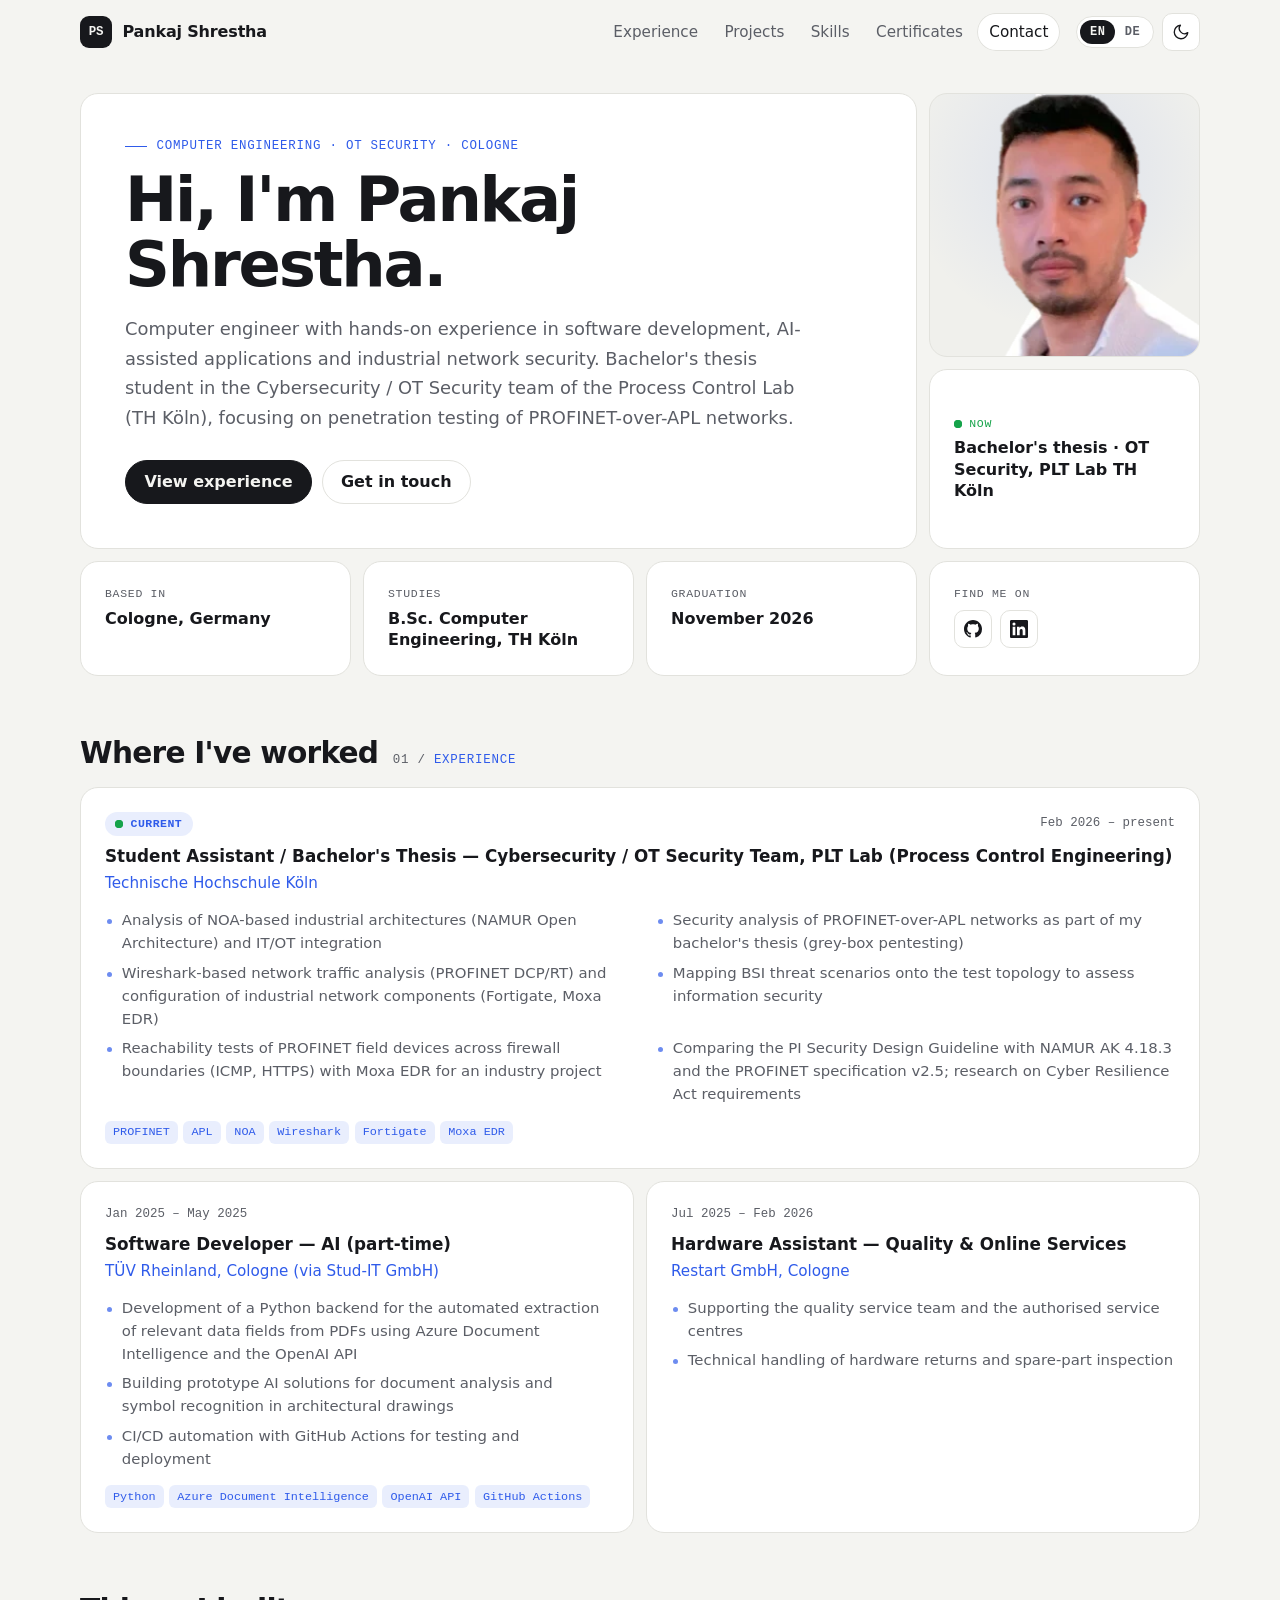
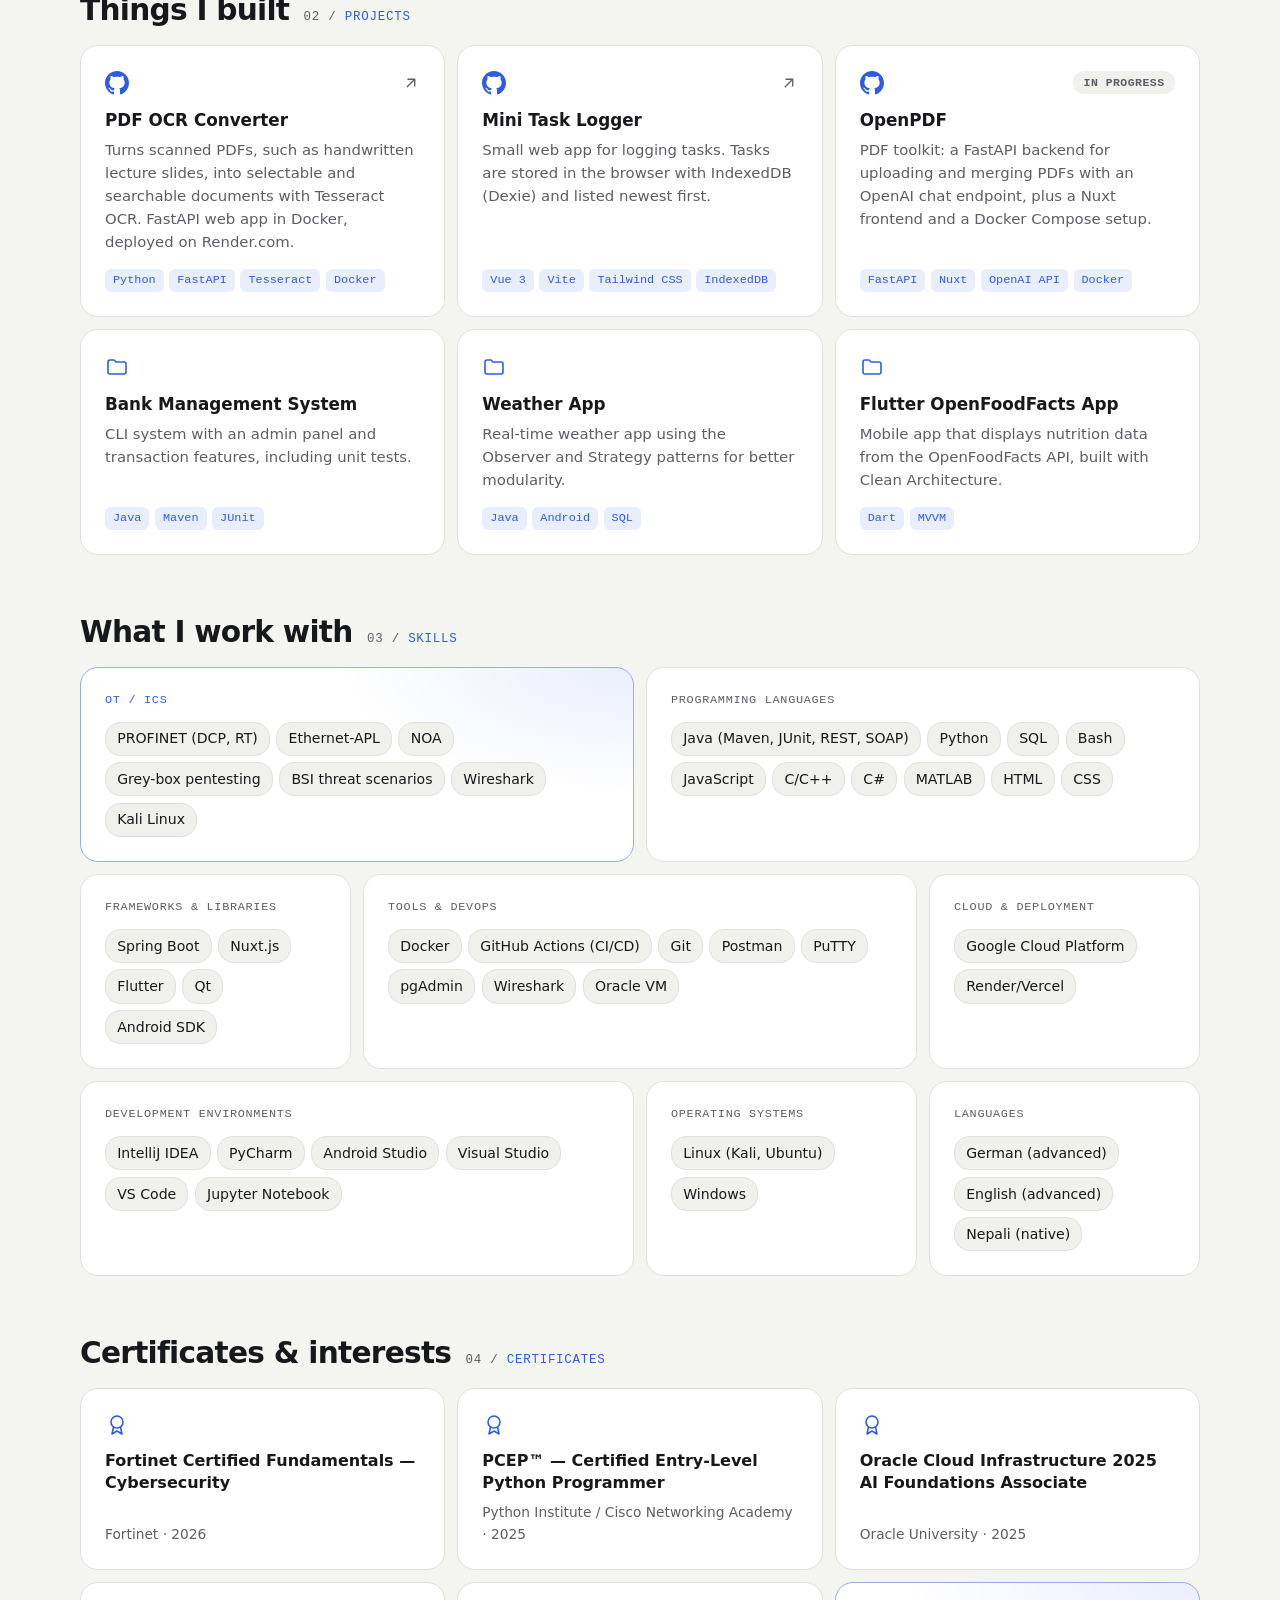
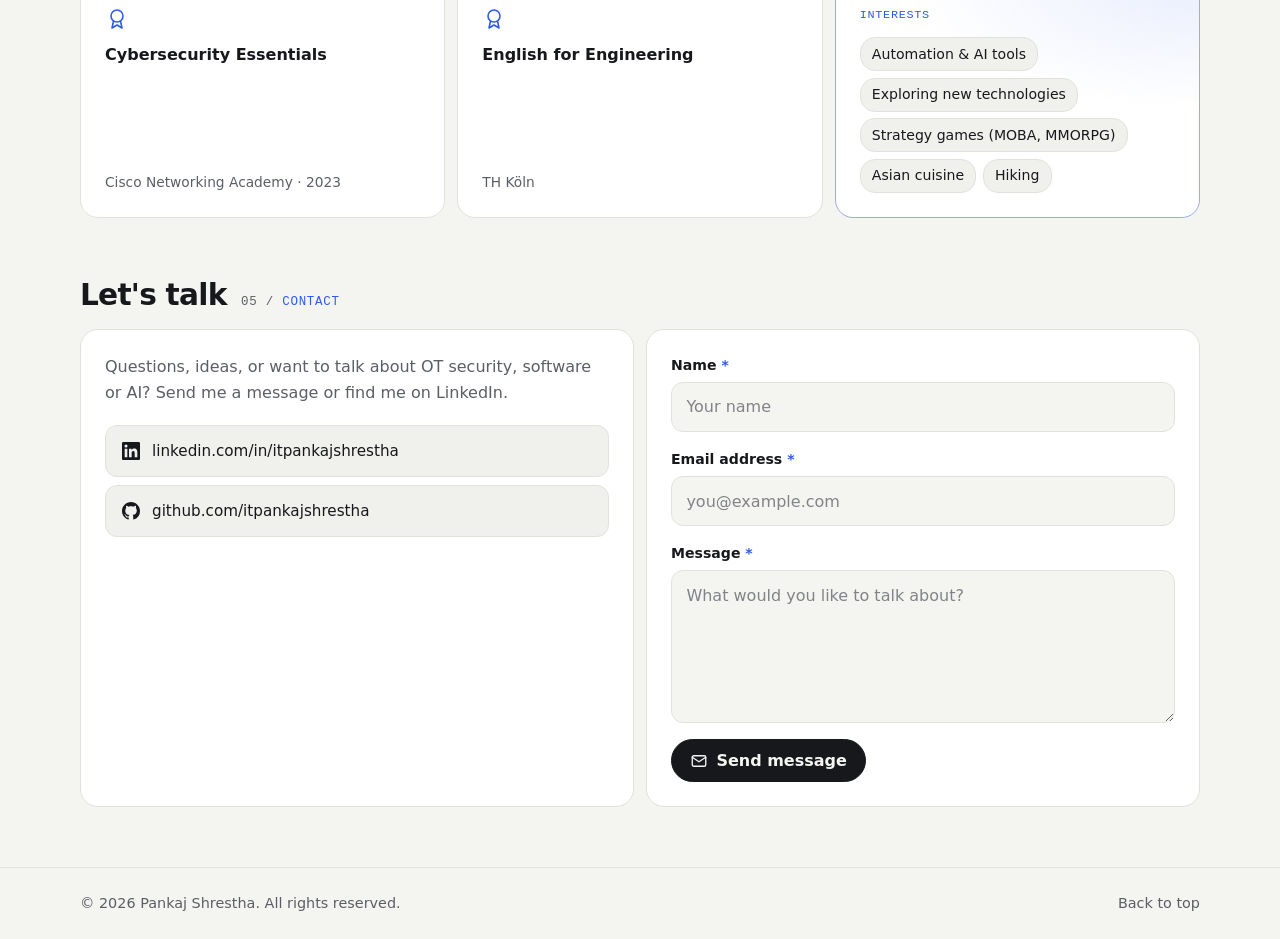
<file: index.html>
<!DOCTYPE html>
<html lang="en">
<head>
    <meta charset="UTF-8">
    <meta name="viewport" content="width=device-width, initial-scale=1">
    <title>Pankaj Shrestha — Computer Engineering &amp; OT Security</title>
    <meta name="description" content="Pankaj Shrestha: computer engineer with hands-on experience in software development, AI-assisted applications and industrial network security.">
    <meta name="author" content="Pankaj Shrestha">
    <meta name="color-scheme" content="light dark">
    <meta name="theme-color" content="#f7f7f5" media="(prefers-color-scheme: light)">
    <meta name="theme-color" content="#0d0f13" media="(prefers-color-scheme: dark)">
    <meta property="og:type" content="profile">
    <meta property="og:title" content="Pankaj Shrestha — Computer Engineering &amp; OT Security">
    <meta property="og:description" content="Pankaj Shrestha: computer engineer with hands-on experience in software development, AI-assisted applications and industrial network security.">
    <link rel="icon" href="data:image/svg+xml,%3Csvg xmlns='http://www.w3.org/2000/svg' viewBox='0 0 64 64'%3E%3Crect width='64' height='64' rx='14' fill='%2317181c'/%3E%3Ctext x='50%25' y='54%25' dominant-baseline='middle' text-anchor='middle' font-family='Menlo,Consolas,monospace' font-size='28' font-weight='700' fill='%23ffffff'%3EPS%3C/text%3E%3C/svg%3E">
    <script>
        /* Runs before first paint: picks theme and language so the page never flashes the wrong one. */
        (function () {
            var d = document.documentElement, langs = ['en', 'de'], lang = null;
            d.classList.add('js');
            try {
                var theme = localStorage.getItem('theme');
                if (theme === 'light' || theme === 'dark') d.setAttribute('data-theme', theme);
            } catch (e) {}
            var q = (new URLSearchParams(location.search).get('lang') || '').toLowerCase();
            if (langs.indexOf(q) > -1) lang = q;
            if (!lang) {
                try { var saved = localStorage.getItem('lang'); if (langs.indexOf(saved) > -1) lang = saved; } catch (e) {}
            }
            if (!lang) {
                var prefs = navigator.languages || [navigator.language || ''];
                for (var i = 0; i < prefs.length && !lang; i++) {
                    var code = String(prefs[i]).slice(0, 2).toLowerCase();
                    if (langs.indexOf(code) > -1) lang = code;
                }
            }
            lang = lang || 'en';
            d.lang = lang;
            if (lang !== 'en') d.classList.add('i18n-pending');
        })();
    </script>
    <!-- Bump ?v= whenever these files change, so browsers never mix an old file with a new page. -->
    <link rel="stylesheet" href="styles.css?v=5">
    <script src="translations.js?v=5" defer></script>
    <script src="script.js?v=5" defer></script>
</head>
<body>
    <svg width="0" height="0" style="position:absolute" aria-hidden="true" focusable="false">
        <symbol id="i-github" viewBox="0 0 16 16"><path fill="currentColor" d="M8 0C3.58 0 0 3.58 0 8c0 3.54 2.29 6.53 5.47 7.59.4.07.55-.17.55-.38 0-.19-.01-.82-.01-1.49-2.01.37-2.53-.49-2.69-.94-.09-.23-.48-.94-.82-1.13-.28-.15-.68-.52-.01-.53.63-.01 1.08.58 1.23.82.72 1.21 1.87.87 2.33.66.07-.52.28-.87.51-1.07-1.78-.2-3.64-.89-3.64-3.95 0-.87.31-1.59.82-2.15-.08-.2-.36-1.02.08-2.12 0 0 .67-.21 2.2.82.64-.18 1.32-.27 2-.27.68 0 1.36.09 2 .27 1.53-1.04 2.2-.82 2.2-.82.44 1.1.16 1.92.08 2.12.51.56.82 1.27.82 2.15 0 3.07-1.87 3.75-3.65 3.95.29.25.54.73.54 1.48 0 1.07-.01 1.93-.01 2.2 0 .21.15.46.55.38A8.01 8.01 0 0 0 16 8c0-4.42-3.58-8-8-8z"/></symbol>
        <symbol id="i-linkedin" viewBox="0 0 24 24"><path fill="currentColor" d="M20.45 20.45h-3.56v-5.57c0-1.33-.02-3.04-1.85-3.04-1.85 0-2.14 1.45-2.14 2.94v5.67H9.35V9h3.41v1.56h.05c.48-.9 1.64-1.85 3.37-1.85 3.6 0 4.27 2.37 4.27 5.46v6.28zM5.34 7.43a2.06 2.06 0 1 1 0-4.13 2.06 2.06 0 0 1 0 4.13zM7.12 20.45H3.56V9h3.56v11.45zM22.22 0H1.77C.79 0 0 .77 0 1.73v20.54C0 23.23.79 24 1.77 24h20.45c.98 0 1.78-.77 1.78-1.73V1.73C24 .77 23.2 0 22.22 0z"/></symbol>
        <symbol id="i-mail" viewBox="0 0 24 24"><g fill="none" stroke="currentColor" stroke-width="1.8" stroke-linecap="round" stroke-linejoin="round"><rect x="3" y="5" width="18" height="14" rx="2"/><path d="m3 7 9 6 9-6"/></g></symbol>
        <symbol id="i-sun" viewBox="0 0 24 24"><g fill="none" stroke="currentColor" stroke-width="1.8" stroke-linecap="round"><circle cx="12" cy="12" r="4"/><path d="M12 2v2M12 20v2M4.93 4.93l1.41 1.41M17.66 17.66l1.41 1.41M2 12h2M20 12h2M4.93 19.07l1.41-1.41M17.66 6.34l1.41-1.41"/></g></symbol>
        <symbol id="i-moon" viewBox="0 0 24 24"><path fill="none" stroke="currentColor" stroke-width="1.8" stroke-linecap="round" stroke-linejoin="round" d="M21 12.8A9 9 0 1 1 11.2 3a7 7 0 0 0 9.8 9.8z"/></symbol>
        <symbol id="i-menu" viewBox="0 0 24 24"><path fill="none" stroke="currentColor" stroke-width="1.8" stroke-linecap="round" d="M4 7h16M4 12h16M4 17h16"/></symbol>
        <symbol id="i-arrow" viewBox="0 0 24 24"><path fill="none" stroke="currentColor" stroke-width="1.8" stroke-linecap="round" stroke-linejoin="round" d="M7 17 17 7M8 7h9v9"/></symbol>
        <symbol id="i-folder" viewBox="0 0 24 24"><path fill="none" stroke="currentColor" stroke-width="1.6" stroke-linejoin="round" d="M3 7a2 2 0 0 1 2-2h4l2 2h8a2 2 0 0 1 2 2v8a2 2 0 0 1-2 2H5a2 2 0 0 1-2-2z"/></symbol>
        <symbol id="i-award" viewBox="0 0 24 24"><g fill="none" stroke="currentColor" stroke-width="1.6" stroke-linecap="round" stroke-linejoin="round"><circle cx="12" cy="9" r="6"/><path d="m8.5 14-1.5 7 5-3 5 3-1.5-7"/></g></symbol>
    </svg>

    <a class="skip-link" href="#main" data-i18n="skip">Skip to content</a>

    <header class="site-header" id="top">
        <div class="container header-inner">
            <a class="brand" href="#top">
                <span class="brand-mark" aria-hidden="true">PS</span>
                <span>Pankaj Shrestha</span>
            </a>

            <nav class="site-nav" id="site-nav" aria-label="Main navigation" data-i18n-attr="aria-label:nav.label">
                <ul>
                    <li><a href="#experience" data-i18n="nav.experience">Experience</a></li>
                    <li><a href="#projects" data-i18n="nav.projects">Projects</a></li>
                    <li><a href="#skills" data-i18n="nav.skills">Skills</a></li>
                    <li><a href="#certificates" data-i18n="nav.certificates">Certificates</a></li>
                    <li><a href="#contact" data-i18n="nav.contact">Contact</a></li>
                </ul>
            </nav>

            <div class="header-actions">
                <div class="lang-switch" role="group" aria-label="Language" data-i18n-attr="aria-label:lang.label">
                    <a href="?lang=en" hreflang="en" lang="en" data-set-lang="en" aria-current="true">EN</a>
                    <a href="?lang=de" hreflang="de" lang="de" data-set-lang="de">DE</a>
                </div>
                <button class="icon-btn theme-toggle" type="button" data-theme-toggle aria-label="Switch theme">
                    <svg class="icon icon-sun" aria-hidden="true"><use href="#i-sun"/></svg>
                    <svg class="icon icon-moon" aria-hidden="true"><use href="#i-moon"/></svg>
                </button>
                <button class="icon-btn menu-toggle" type="button" data-menu-toggle aria-controls="site-nav" aria-expanded="false" aria-label="Menu" data-i18n-attr="aria-label:nav.menu">
                    <svg class="icon" aria-hidden="true"><use href="#i-menu"/></svg>
                </button>
            </div>
        </div>
    </header>

    <main id="main" class="container">
        <!-- ============================== Profile ============================== -->
        <section class="bento hero" aria-labelledby="hero-title">
            <div class="tile tile-intro">
                <p class="eyebrow" data-i18n="hero.eyebrow">Computer Engineering · OT Security · Cologne</p>
                <h1 id="hero-title" data-i18n="hero.title">Hi, I'm Pankaj Shrestha.</h1>
                <p class="lead" data-i18n="hero.lead">Computer engineer with hands-on experience in software development, AI-assisted applications and industrial network security. Bachelor's thesis student in the Cybersecurity / OT Security team of the Process Control Lab (TH Köln), focusing on penetration testing of PROFINET-over-APL networks.</p>
                <div class="hero-actions">
                    <a class="btn btn-primary" href="#experience" data-i18n="hero.ctaExperience">View experience</a>
                    <a class="btn" href="#contact" data-i18n="hero.ctaContact">Get in touch</a>
                </div>
            </div>

            <div class="tile tile-photo hero-photo">
                <picture>
                    <source srcset="assets/pankaj-shrestha.webp" type="image/webp">
                    <img src="assets/pankaj-shrestha.png" width="256" height="256" alt="Portrait of Pankaj Shrestha" data-i18n-attr="alt:hero.photoAlt" fetchpriority="high">
                </picture>
            </div>

            <div class="tile tile-now">
                <p class="tile-label"><span class="live-dot" aria-hidden="true"></span><span data-i18n="hero.nowLabel">Now</span></p>
                <p class="tile-value" data-i18n="hero.nowValue">Bachelor's thesis · OT Security, PLT Lab TH Köln</p>
            </div>

            <div class="tile tile-fact">
                <p class="tile-label" data-i18n="hero.basedLabel">Based in</p>
                <p class="tile-value" data-i18n="hero.basedValue">Cologne, Germany</p>
            </div>
            <div class="tile tile-fact">
                <p class="tile-label" data-i18n="hero.studyLabel">Studies</p>
                <p class="tile-value" data-i18n="hero.studyValue">B.Sc. Computer Engineering, TH Köln</p>
            </div>
            <div class="tile tile-fact">
                <p class="tile-label" data-i18n="hero.gradLabel">Graduation</p>
                <p class="tile-value" data-i18n="hero.gradValue">November 2026</p>
            </div>
            <div class="tile tile-fact">
                <p class="tile-label" data-i18n="hero.linksLabel">Find me on</p>
                <ul class="socials">
                    <li>
                        <a class="icon-btn" href="https://github.com/itpankajshrestha" target="_blank" rel="noopener noreferrer" aria-label="GitHub">
                            <svg class="icon" aria-hidden="true"><use href="#i-github"/></svg>
                        </a>
                    </li>
                    <li>
                        <a class="icon-btn" href="https://www.linkedin.com/in/itpankajshrestha" target="_blank" rel="noopener noreferrer" aria-label="LinkedIn">
                            <svg class="icon" aria-hidden="true"><use href="#i-linkedin"/></svg>
                        </a>
                    </li>
                </ul>
            </div>
        </section>

        <!-- ============================== Experience ============================== -->
        <section class="section" id="experience" aria-labelledby="experience-title">
            <header class="section-head">
                <p class="section-label" data-index="01" data-i18n="exp.label">Experience</p>
                <h2 class="section-title" id="experience-title" data-i18n="exp.title">Where I've worked</h2>
            </header>
            <div class="bento">
                <article class="tile exp-card span-4">
                    <div class="entry-head">
                        <span class="badge"><span class="live-dot" aria-hidden="true"></span><span data-i18n="exp.current">Current</span></span>
                        <p class="entry-date" data-i18n="exp.plt.date">Feb 2026 – present</p>
                    </div>
                    <h3 data-i18n="exp.plt.role">Student Assistant / Bachelor's Thesis — Cybersecurity / OT Security Team, PLT Lab (Process Control Engineering)</h3>
                    <p class="entry-org">Technische Hochschule Köln</p>
                    <ul class="bullets bullets-2col">
                        <li data-i18n="exp.plt.b1">Analysis of NOA-based industrial architectures (NAMUR Open Architecture) and IT/OT integration</li>
                        <li data-i18n="exp.plt.b2">Security analysis of PROFINET-over-APL networks as part of my bachelor's thesis (grey-box pentesting)</li>
                        <li data-i18n="exp.plt.b3">Wireshark-based network traffic analysis (PROFINET DCP/RT) and configuration of industrial network components (Fortigate, Moxa EDR)</li>
                        <li data-i18n="exp.plt.b4">Mapping BSI threat scenarios onto the test topology to assess information security</li>
                        <li data-i18n="exp.plt.b5">Reachability tests of PROFINET field devices across firewall boundaries (ICMP, HTTPS) with Moxa EDR for an industry project</li>
                        <li data-i18n="exp.plt.b6">Comparing the PI Security Design Guideline with NAMUR AK 4.18.3 and the PROFINET specification v2.5; research on Cyber Resilience Act requirements</li>
                    </ul>
                    <ul class="tags">
                        <li>PROFINET</li>
                        <li>APL</li>
                        <li>NOA</li>
                        <li>Wireshark</li>
                        <li>Fortigate</li>
                        <li>Moxa EDR</li>
                    </ul>
                </article>

                <article class="tile exp-card span-2">
                    <div class="entry-head">
                        <p class="entry-date" data-i18n="exp.tuv.date">Jan 2025 – May 2025</p>
                    </div>
                    <h3 data-i18n="exp.tuv.role">Software Developer — AI (part-time)</h3>
                    <p class="entry-org" data-i18n="exp.tuv.org">TÜV Rheinland, Cologne (via Stud-IT GmbH)</p>
                    <ul class="bullets">
                        <li data-i18n="exp.tuv.b1">Development of a Python backend for the automated extraction of relevant data fields from PDFs using Azure Document Intelligence and the OpenAI API</li>
                        <li data-i18n="exp.tuv.b2">Building prototype AI solutions for document analysis and symbol recognition in architectural drawings</li>
                        <li data-i18n="exp.tuv.b3">CI/CD automation with GitHub Actions for testing and deployment</li>
                    </ul>
                    <ul class="tags">
                        <li>Python</li>
                        <li>Azure Document Intelligence</li>
                        <li>OpenAI API</li>
                        <li>GitHub Actions</li>
                    </ul>
                </article>

                <article class="tile exp-card span-2">
                    <div class="entry-head">
                        <p class="entry-date" data-i18n="exp.restart.date">Jul 2025 – Feb 2026</p>
                    </div>
                    <h3>Hardware Assistant — Quality &amp; Online Services</h3>
                    <p class="entry-org" data-i18n="exp.restart.org">Restart GmbH, Cologne</p>
                    <ul class="bullets">
                        <li data-i18n="exp.restart.b1">Supporting the quality service team and the authorised service centres</li>
                        <li data-i18n="exp.restart.b2">Technical handling of hardware returns and spare-part inspection</li>
                    </ul>
                </article>
            </div>
        </section>

        <!-- ============================== Projects ============================== -->
        <section class="section" id="projects" aria-labelledby="projects-title">
            <header class="section-head">
                <p class="section-label" data-index="02" data-i18n="projects.label">Projects</p>
                <h2 class="section-title" id="projects-title" data-i18n="projects.title">Things I built</h2>
            </header>
            <ul class="grid-3">
                <li>
                    <article class="tile project-card is-link">
                        <div class="card-top">
                            <svg class="icon icon-lg" aria-hidden="true"><use href="#i-github"/></svg>
                            <svg class="icon arrow" aria-hidden="true"><use href="#i-arrow"/></svg>
                        </div>
                        <h3><a href="https://github.com/itpankajshrestha/selectable-pdf" target="_blank" rel="noopener noreferrer"><span data-i18n="projects.ocr.title">PDF OCR Converter</span></a></h3>
                        <p class="desc" data-i18n="projects.ocr.desc">Turns scanned PDFs, such as handwritten lecture slides, into selectable and searchable documents with Tesseract OCR. FastAPI web app in Docker, deployed on Render.com.</p>
                        <ul class="tags">
                            <li>Python</li>
                            <li>FastAPI</li>
                            <li>Tesseract</li>
                            <li>Docker</li>
                        </ul>
                    </article>
                </li>
                <li>
                    <article class="tile project-card is-link">
                        <div class="card-top">
                            <svg class="icon icon-lg" aria-hidden="true"><use href="#i-github"/></svg>
                            <svg class="icon arrow" aria-hidden="true"><use href="#i-arrow"/></svg>
                        </div>
                        <h3><a href="https://github.com/itpankajshrestha/mini-task-logger" target="_blank" rel="noopener noreferrer">Mini Task Logger</a></h3>
                        <p class="desc" data-i18n="projects.logger.desc">Small web app for logging tasks. Tasks are stored in the browser with IndexedDB (Dexie) and listed newest first.</p>
                        <ul class="tags">
                            <li>Vue 3</li>
                            <li>Vite</li>
                            <li>Tailwind CSS</li>
                            <li>IndexedDB</li>
                        </ul>
                    </article>
                </li>
                <li>
                    <article class="tile project-card is-link">
                        <div class="card-top">
                            <svg class="icon icon-lg" aria-hidden="true"><use href="#i-github"/></svg>
                            <span class="badge badge-muted" data-i18n="projects.wip">In progress</span>
                        </div>
                        <h3><a href="https://github.com/itpankajshrestha/OpenPDF" target="_blank" rel="noopener noreferrer">OpenPDF</a></h3>
                        <p class="desc" data-i18n="projects.openpdf.desc">PDF toolkit: a FastAPI backend for uploading and merging PDFs with an OpenAI chat endpoint, plus a Nuxt frontend and a Docker Compose setup.</p>
                        <ul class="tags">
                            <li>FastAPI</li>
                            <li>Nuxt</li>
                            <li>OpenAI API</li>
                            <li>Docker</li>
                        </ul>
                    </article>
                </li>
                <li>
                    <article class="tile project-card">
                        <div class="card-top">
                            <svg class="icon icon-lg" aria-hidden="true"><use href="#i-folder"/></svg>
                        </div>
                        <h3 data-i18n="projects.bank.title">Bank Management System</h3>
                        <p class="desc" data-i18n="projects.bank.desc">CLI system with an admin panel and transaction features, including unit tests.</p>
                        <ul class="tags">
                            <li>Java</li>
                            <li>Maven</li>
                            <li>JUnit</li>
                        </ul>
                    </article>
                </li>
                <li>
                    <article class="tile project-card">
                        <div class="card-top">
                            <svg class="icon icon-lg" aria-hidden="true"><use href="#i-folder"/></svg>
                        </div>
                        <h3 data-i18n="projects.weather.title">Weather App</h3>
                        <p class="desc" data-i18n="projects.weather.desc">Real-time weather app using the Observer and Strategy patterns for better modularity.</p>
                        <ul class="tags">
                            <li>Java</li>
                            <li>Android</li>
                            <li>SQL</li>
                        </ul>
                    </article>
                </li>
                <li>
                    <article class="tile project-card">
                        <div class="card-top">
                            <svg class="icon icon-lg" aria-hidden="true"><use href="#i-folder"/></svg>
                        </div>
                        <h3>Flutter OpenFoodFacts App</h3>
                        <p class="desc" data-i18n="projects.flutter.desc">Mobile app that displays nutrition data from the OpenFoodFacts API, built with Clean Architecture.</p>
                        <ul class="tags">
                            <li>Dart</li>
                            <li>MVVM</li>
                        </ul>
                    </article>
                </li>
            </ul>
        </section>

        <!-- ============================== Skills ============================== -->
        <section class="section" id="skills" aria-labelledby="skills-title">
            <header class="section-head">
                <p class="section-label" data-index="03" data-i18n="skills.label">Skills</p>
                <h2 class="section-title" id="skills-title" data-i18n="skills.title">What I work with</h2>
            </header>
            <div class="bento bento-dense">
                <div class="tile skill-tile tile-accent span-2">
                    <h3>OT / ICS</h3>
                    <ul class="chips">
                        <li>PROFINET (DCP, RT)</li>
                        <li>Ethernet-APL</li>
                        <li>NOA</li>
                        <li data-i18n="skills.greybox">Grey-box pentesting</li>
                        <li data-i18n="skills.bsi">BSI threat scenarios</li>
                        <li>Wireshark</li>
                        <li>Kali Linux</li>
                    </ul>
                </div>
                <div class="tile skill-tile span-2">
                    <h3 data-i18n="skills.languages">Programming languages</h3>
                    <ul class="chips">
                        <li>Java (Maven, JUnit, REST, SOAP)</li>
                        <li>Python</li>
                        <li>SQL</li>
                        <li>Bash</li>
                        <li>JavaScript</li>
                        <li>C/C++</li>
                        <li>C#</li>
                        <li>MATLAB</li>
                        <li>HTML</li>
                        <li>CSS</li>
                    </ul>
                </div>
                <div class="tile skill-tile">
                    <h3 data-i18n="skills.frameworks">Frameworks &amp; libraries</h3>
                    <ul class="chips">
                        <li>Spring Boot</li>
                        <li>Nuxt.js</li>
                        <li>Flutter</li>
                        <li>Qt</li>
                        <li>Android SDK</li>
                    </ul>
                </div>
                <div class="tile skill-tile span-2">
                    <h3>Tools &amp; DevOps</h3>
                    <ul class="chips">
                        <li>Docker</li>
                        <li>GitHub Actions (CI/CD)</li>
                        <li>Git</li>
                        <li>Postman</li>
                        <li>PuTTY</li>
                        <li>pgAdmin</li>
                        <li>Wireshark</li>
                        <li>Oracle VM</li>
                    </ul>
                </div>
                <div class="tile skill-tile">
                    <h3 data-i18n="skills.cloud">Cloud &amp; deployment</h3>
                    <ul class="chips">
                        <li>Google Cloud Platform</li>
                        <li>Render/Vercel</li>
                    </ul>
                </div>
                <div class="tile skill-tile span-2">
                    <h3 data-i18n="skills.ides">Development environments</h3>
                    <ul class="chips">
                        <li>IntelliJ IDEA</li>
                        <li>PyCharm</li>
                        <li>Android Studio</li>
                        <li>Visual Studio</li>
                        <li>VS Code</li>
                        <li>Jupyter Notebook</li>
                    </ul>
                </div>
                <div class="tile skill-tile">
                    <h3 data-i18n="skills.os">Operating systems</h3>
                    <ul class="chips">
                        <li>Linux (Kali, Ubuntu)</li>
                        <li>Windows</li>
                    </ul>
                </div>
                <div class="tile skill-tile">
                    <h3 data-i18n="skills.spoken">Languages</h3>
                    <ul class="chips">
                        <li data-i18n="skills.german">German (advanced)</li>
                        <li data-i18n="skills.english">English (advanced)</li>
                        <li data-i18n="skills.nepali">Nepali (native)</li>
                    </ul>
                </div>
            </div>
        </section>

        <!-- ============================== Certificates & interests ============================== -->
        <section class="section" id="certificates" aria-labelledby="certificates-title">
            <header class="section-head">
                <p class="section-label" data-index="04" data-i18n="certs.label">Certificates</p>
                <h2 class="section-title" id="certificates-title" data-i18n="certs.title">Certificates &amp; interests</h2>
            </header>
            <ul class="grid-3">
                <li class="tile cert-tile">
                    <svg class="icon icon-lg" aria-hidden="true"><use href="#i-award"/></svg>
                    <p class="cert-name">Fortinet Certified Fundamentals — Cybersecurity</p>
                    <p class="cert-meta">Fortinet · 2026</p>
                </li>
                <li class="tile cert-tile">
                    <svg class="icon icon-lg" aria-hidden="true"><use href="#i-award"/></svg>
                    <p class="cert-name">PCEP™ — Certified Entry-Level Python Programmer</p>
                    <p class="cert-meta">Python Institute / Cisco Networking Academy · 2025</p>
                </li>
                <li class="tile cert-tile">
                    <svg class="icon icon-lg" aria-hidden="true"><use href="#i-award"/></svg>
                    <p class="cert-name">Oracle Cloud Infrastructure 2025 AI Foundations Associate</p>
                    <p class="cert-meta">Oracle University · 2025</p>
                </li>
                <li class="tile cert-tile">
                    <svg class="icon icon-lg" aria-hidden="true"><use href="#i-award"/></svg>
                    <p class="cert-name">Cybersecurity Essentials</p>
                    <p class="cert-meta">Cisco Networking Academy · 2023</p>
                </li>
                <li class="tile cert-tile">
                    <svg class="icon icon-lg" aria-hidden="true"><use href="#i-award"/></svg>
                    <p class="cert-name">English for Engineering</p>
                    <p class="cert-meta">TH Köln</p>
                </li>
                <li class="tile skill-tile tile-accent">
                    <h3 data-i18n="interests.list">Interests</h3>
                    <ul class="chips">
                        <li data-i18n="interests.ai">Automation &amp; AI tools</li>
                        <li data-i18n="interests.tech">Exploring new technologies</li>
                        <li data-i18n="interests.games">Strategy games (MOBA, MMORPG)</li>
                        <li data-i18n="interests.food">Asian cuisine</li>
                        <li data-i18n="interests.hiking">Hiking</li>
                    </ul>
                </li>
            </ul>
        </section>

        <!-- ============================== Contact ============================== -->
        <section class="section" id="contact" aria-labelledby="contact-title">
            <header class="section-head">
                <p class="section-label" data-index="05" data-i18n="contact.label">Contact</p>
                <h2 class="section-title" id="contact-title" data-i18n="contact.title">Let's talk</h2>
            </header>
            <div class="bento">
                <div class="tile span-2 contact-info">
                    <p class="section-intro" data-i18n="contact.intro">Questions, ideas, or want to talk about OT security, software or AI? Send me a message or find me on LinkedIn.</p>
                    <ul class="contact-links">
                        <li>
                            <a href="https://www.linkedin.com/in/itpankajshrestha" target="_blank" rel="noopener noreferrer">
                                <svg class="icon" aria-hidden="true"><use href="#i-linkedin"/></svg>
                                <span>linkedin.com/in/itpankajshrestha</span>
                            </a>
                        </li>
                        <li>
                            <a href="https://github.com/itpankajshrestha" target="_blank" rel="noopener noreferrer">
                                <svg class="icon" aria-hidden="true"><use href="#i-github"/></svg>
                                <span>github.com/itpankajshrestha</span>
                            </a>
                        </li>
                    </ul>
                </div>

                <form class="tile span-2 contact-form" action="https://formspree.io/f/mjkbvnqn" method="post" data-contact-form>
                    <input type="hidden" name="_subject" value="New message from your portfolio">
                    <div class="field">
                        <label for="name"><span data-i18n="contact.name">Name</span> <span class="req" aria-hidden="true">*</span></label>
                        <input type="text" id="name" name="name" autocomplete="name" required placeholder="Your name" data-i18n-attr="placeholder:contact.namePlaceholder">
                    </div>
                    <div class="field">
                        <label for="email"><span data-i18n="contact.email">Email address</span> <span class="req" aria-hidden="true">*</span></label>
                        <input type="email" id="email" name="email" autocomplete="email" required placeholder="you@example.com">
                    </div>
                    <div class="field">
                        <label for="message"><span data-i18n="contact.message">Message</span> <span class="req" aria-hidden="true">*</span></label>
                        <textarea id="message" name="message" rows="5" required placeholder="What would you like to talk about?" data-i18n-attr="placeholder:contact.messagePlaceholder"></textarea>
                    </div>
                    <div class="hp" aria-hidden="true">
                        <label for="gotcha">Leave this field empty</label>
                        <input type="text" id="gotcha" name="_gotcha" tabindex="-1" autocomplete="off">
                    </div>
                    <div class="form-footer">
                        <button class="btn btn-primary" type="submit">
                            <svg class="icon" aria-hidden="true"><use href="#i-mail"/></svg>
                            <span data-i18n="contact.send">Send message</span>
                        </button>
                        <p class="form-status" role="status" aria-live="polite" data-form-status></p>
                    </div>
                </form>
            </div>
        </section>
    </main>

    <footer class="site-footer">
        <div class="container footer-inner">
            <p>&copy; <span data-year>2026</span> Pankaj Shrestha. <span data-i18n="footer.rights">All rights reserved.</span></p>
            <a href="#top" data-i18n="footer.top">Back to top</a>
        </div>
    </footer>
</body>
</html>
</file>
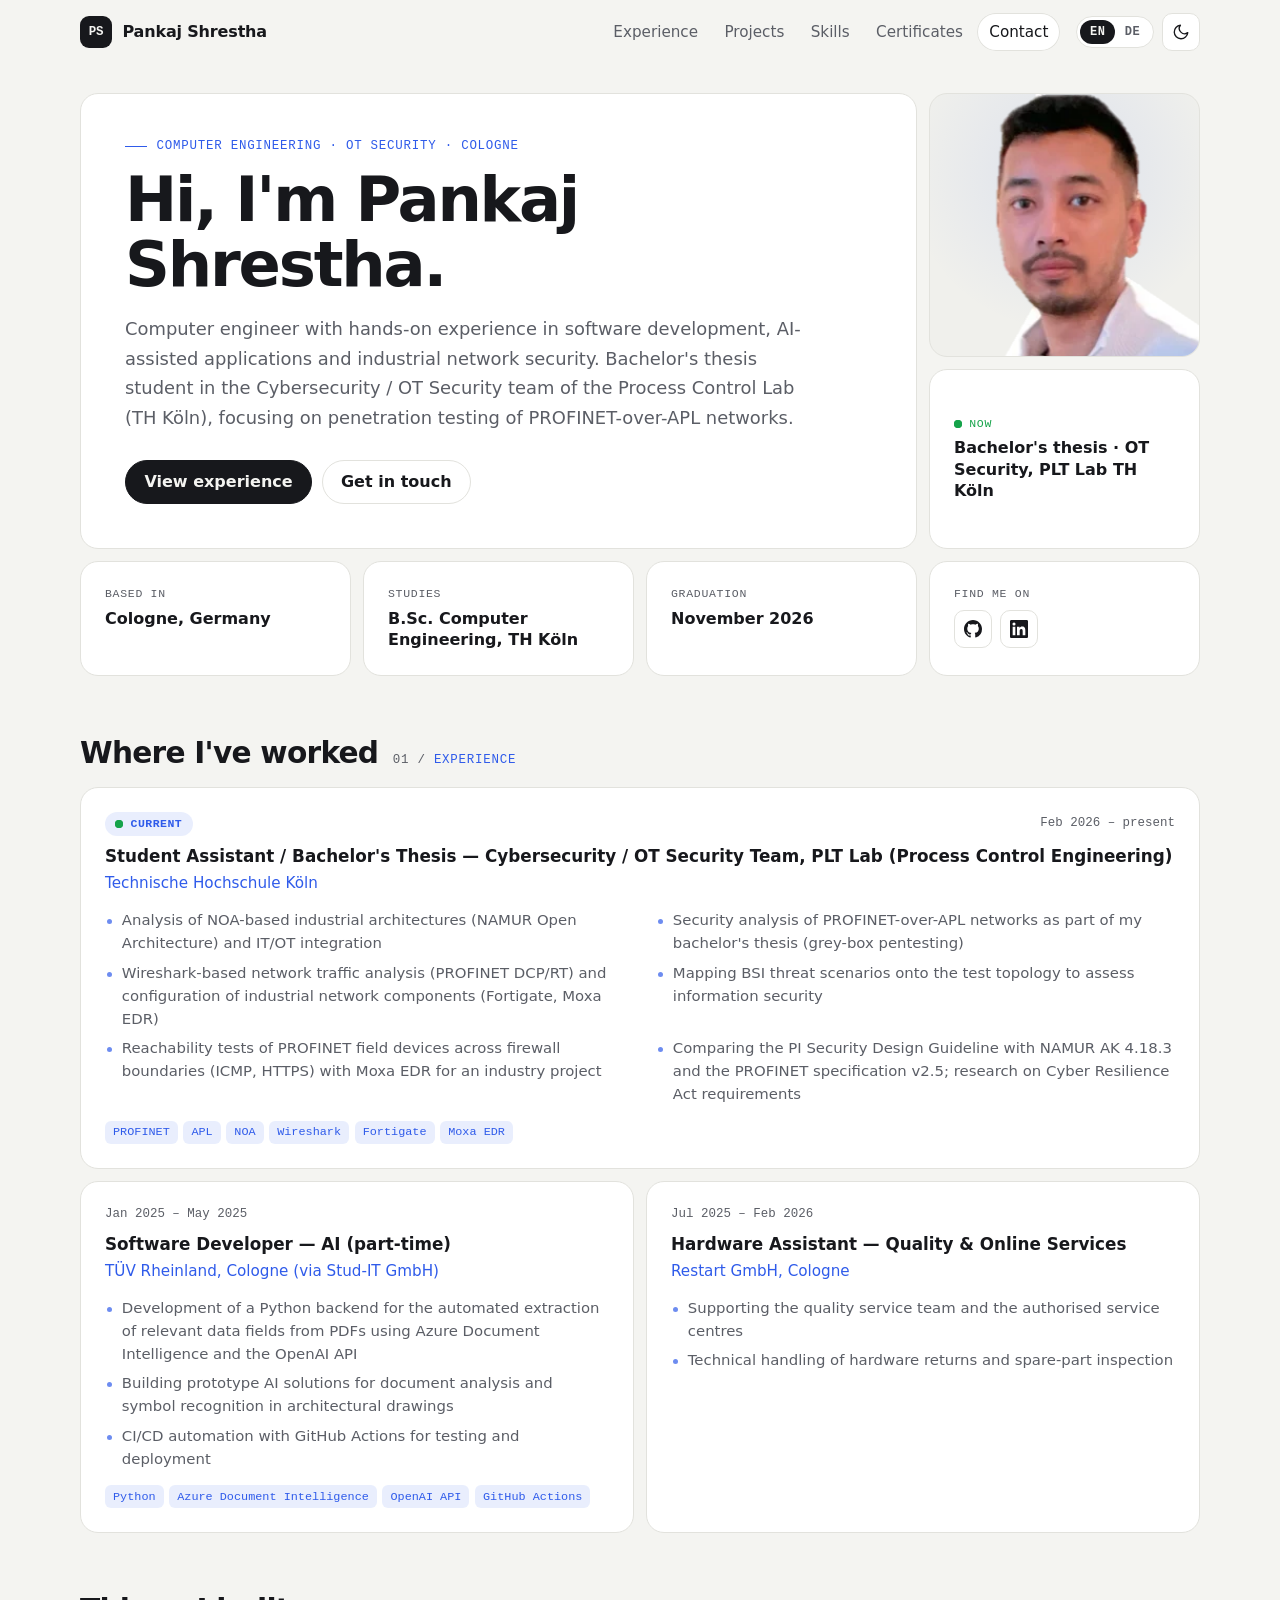
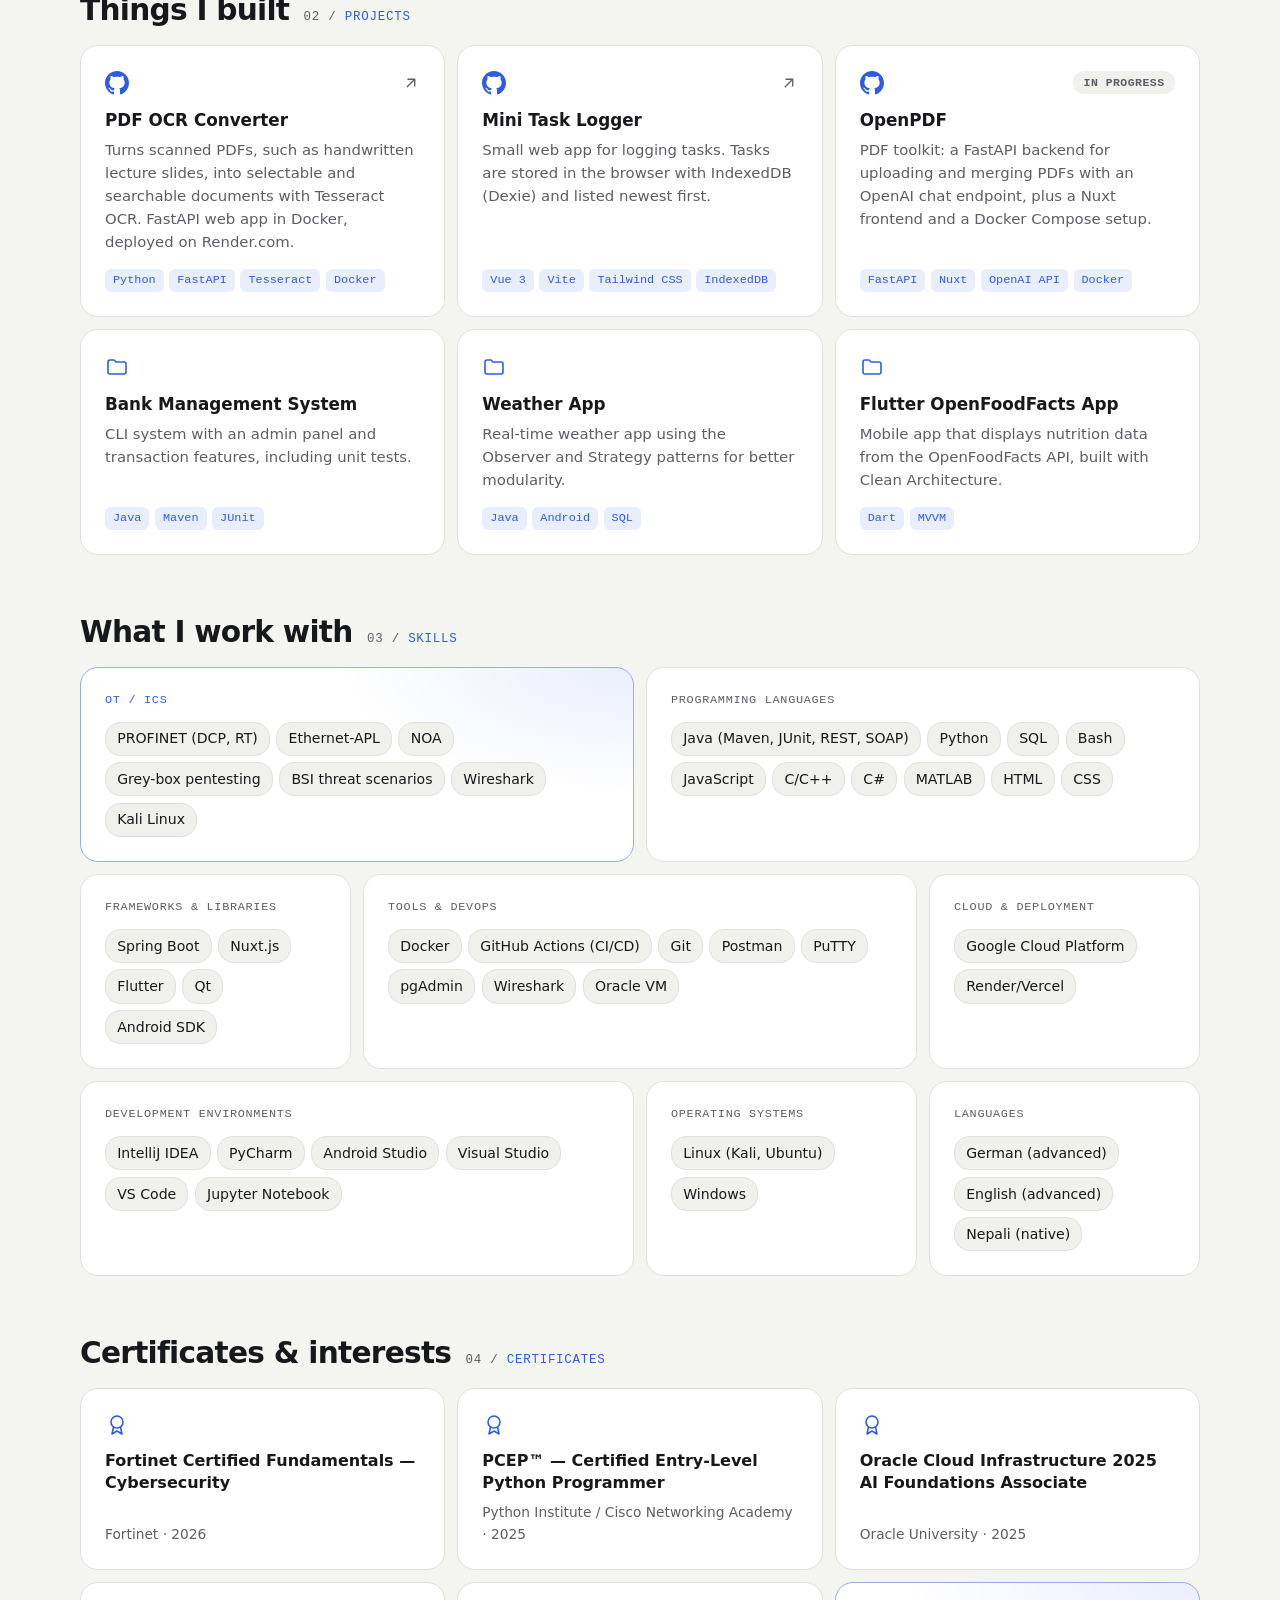
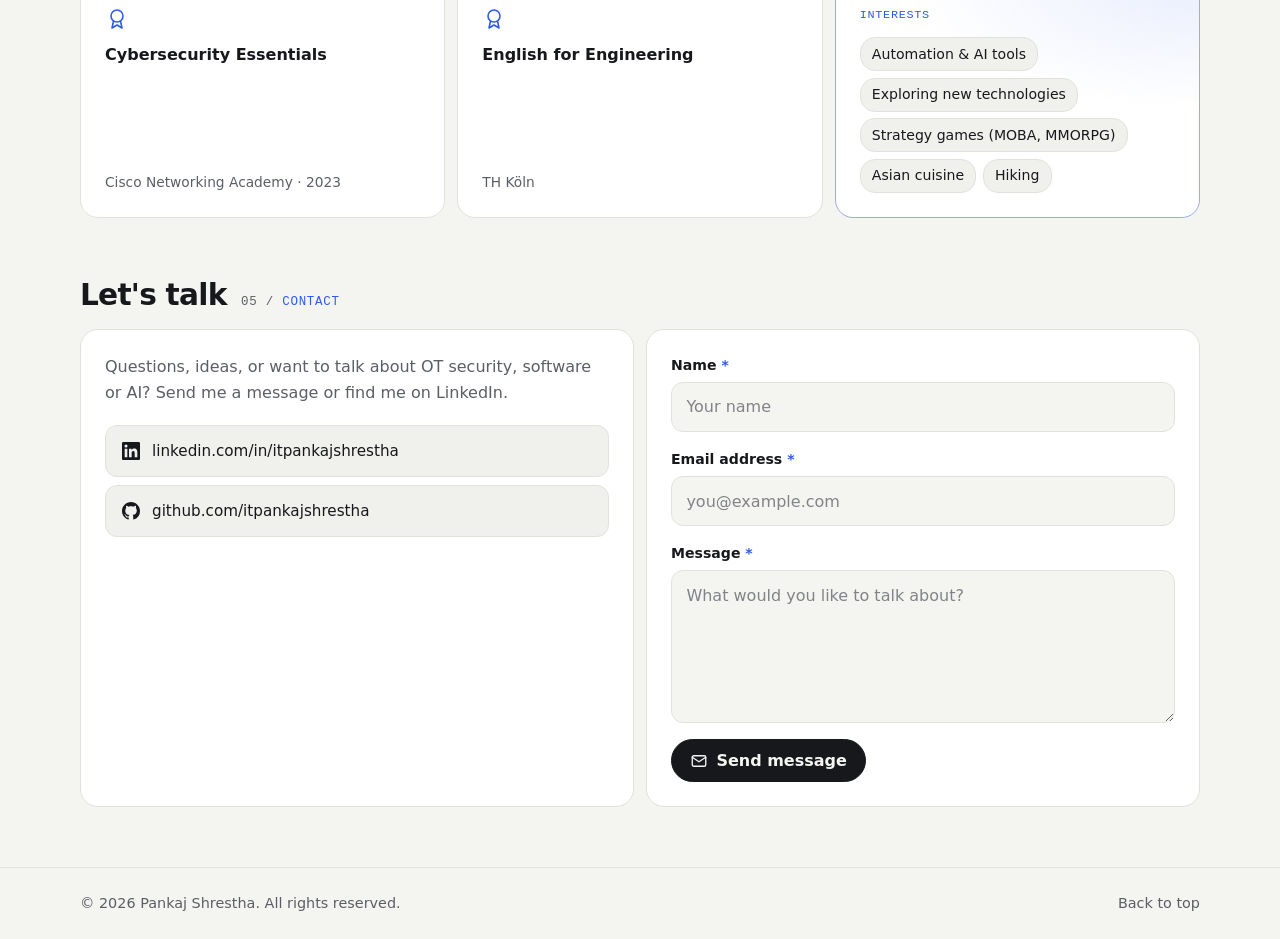
<file: contact.html>
<!DOCTYPE html>
<html lang="en">
<head>
    <meta charset="UTF-8">
    <meta name="viewport" content="width=device-width, initial-scale=1">
    <title>Contact — Pankaj Shrestha</title>
    <meta name="robots" content="noindex">
    <!-- The contact form now lives on the main page; keep old links working. -->
    <script>location.replace('index.html' + location.search + '#contact');</script>
    <meta http-equiv="refresh" content="0; url=index.html#contact">
</head>
<body>
    <p><a href="index.html#contact">Contact Pankaj Shrestha</a></p>
</body>
</html>
</file>
<file: styles.css>
/* ==========================================================================
   Tokens — light by default, dark from the system setting or the toggle.
   ========================================================================== */

:root {
    color-scheme: light;
    --bg: #f4f4f1;
    --surface: #ffffff;
    --surface-2: #f0f0ec;
    --text: #17181c;
    --muted: #5b5e66;
    --border: #e2e2dd;
    --accent: #2f5bea;
    --accent-soft: rgba(47, 91, 234, 0.1);
    --live: #16a34a;
    --success: #17804a;
    --danger: #c0362c;
    --shadow: 0 1px 2px rgba(20, 20, 30, 0.04), 0 12px 28px rgba(20, 20, 30, 0.08);
    --sun-display: none;
    --moon-display: block;

    --radius: 18px;
    --gap: 12px;
    --header-h: 64px;
    --speed: 0.12s;
    --font-sans: ui-sans-serif, system-ui, -apple-system, "Segoe UI", Roboto, "Helvetica Neue", Arial, sans-serif;
    --font-mono: ui-monospace, "SF Mono", SFMono-Regular, Menlo, Consolas, "Liberation Mono", monospace;
}

@media (prefers-color-scheme: dark) {
    :root:not([data-theme="light"]) {
        color-scheme: dark;
        --bg: #0b0d11;
        --surface: #13161c;
        --surface-2: #1a1e26;
        --text: #e8eaef;
        --muted: #9aa0ac;
        --border: #242832;
        --accent: #8eabff;
        --accent-soft: rgba(142, 171, 255, 0.14);
        --live: #4ade80;
        --success: #4cc38a;
        --danger: #ff7b72;
        --shadow: 0 12px 28px rgba(0, 0, 0, 0.4);
        --sun-display: block;
        --moon-display: none;
    }
}

:root[data-theme="dark"] {
    color-scheme: dark;
    --bg: #0b0d11;
    --surface: #13161c;
    --surface-2: #1a1e26;
    --text: #e8eaef;
    --muted: #9aa0ac;
    --border: #242832;
    --accent: #8eabff;
    --accent-soft: rgba(142, 171, 255, 0.14);
    --live: #4ade80;
    --success: #4cc38a;
    --danger: #ff7b72;
    --shadow: 0 12px 28px rgba(0, 0, 0, 0.4);
    --sun-display: block;
    --moon-display: none;
}

/* ==========================================================================
   Base
   ========================================================================== */

*,
*::before,
*::after {
    box-sizing: border-box;
}

html {
    scroll-behavior: smooth;
    scroll-padding-top: calc(var(--header-h) + 12px);
    -webkit-text-size-adjust: 100%;
}

body {
    margin: 0;
    background: var(--bg);
    color: var(--text);
    font: 16px/1.6 var(--font-sans);
    -webkit-font-smoothing: antialiased;
    -moz-osx-font-smoothing: grayscale;
    overflow-x: hidden;
    overflow-wrap: break-word;
}

/* While a non-English page is being translated, hide it for a moment instead of
   flashing English. The animation is a safety net if the script never runs. */
.i18n-pending body {
    visibility: hidden;
    animation: i18n-failsafe 0s linear 1.5s forwards;
}

@keyframes i18n-failsafe {
    to { visibility: visible; }
}

/* German has long compound words; let running text break them properly. */
:root[lang="de"] .lead,
:root[lang="de"] .bullets li,
:root[lang="de"] .desc,
:root[lang="de"] .exp-card h3,
:root[lang="de"] .tile-value {
    -webkit-hyphens: auto;
    hyphens: auto;
}

a {
    color: var(--accent);
}

img,
svg {
    display: block;
}

h1,
h2,
h3 {
    color: var(--text);
}

ul,
ol {
    list-style: none;
    margin: 0;
    padding: 0;
}

:focus-visible {
    outline: 2px solid var(--accent);
    outline-offset: 3px;
    border-radius: 6px;
}

.container {
    width: min(1120px, 100% - 2rem);
    margin-inline: auto;
}

.icon {
    width: 18px;
    height: 18px;
    flex: none;
}

.icon-lg {
    width: 24px;
    height: 24px;
}

.skip-link {
    position: absolute;
    left: 1rem;
    top: -100px;
    z-index: 100;
    padding: 0.6rem 1rem;
    border-radius: 8px;
    background: var(--text);
    color: var(--bg);
    font-weight: 600;
    text-decoration: none;
}

.skip-link:focus {
    top: 0.75rem;
}

/* ==========================================================================
   Header
   ========================================================================== */

.site-header {
    position: sticky;
    top: 0;
    z-index: 50;
    background: var(--bg);
    background: color-mix(in srgb, var(--bg) 85%, transparent);
    -webkit-backdrop-filter: saturate(180%) blur(12px);
    backdrop-filter: saturate(180%) blur(12px);
    border-bottom: 1px solid transparent;
    transition: border-color var(--speed) ease;
}

.site-header.is-scrolled {
    border-bottom-color: var(--border);
}

.header-inner {
    display: flex;
    align-items: center;
    gap: 1rem;
    height: var(--header-h);
}

.brand {
    display: inline-flex;
    align-items: center;
    gap: 0.65rem;
    color: var(--text);
    font-weight: 700;
    letter-spacing: -0.01em;
    text-decoration: none;
    white-space: nowrap;
}

.brand-mark {
    display: grid;
    place-items: center;
    width: 32px;
    height: 32px;
    border-radius: 9px;
    background: var(--text);
    color: var(--bg);
    font: 700 0.78rem/1 var(--font-mono);
}

.site-nav {
    margin-left: auto;
}

.site-nav ul {
    display: flex;
    gap: 0.15rem;
}

.site-nav a {
    display: block;
    padding: 0.45rem 0.75rem;
    border-radius: 999px;
    color: var(--muted);
    font-size: 0.95rem;
    text-decoration: none;
    transition: color var(--speed) ease, background-color var(--speed) ease;
}

.site-nav a:hover {
    color: var(--text);
    background: var(--surface-2);
}

.site-nav a.is-active {
    color: var(--text);
    background: var(--surface);
    box-shadow: inset 0 0 0 1px var(--border);
}

.header-actions {
    display: flex;
    align-items: center;
    gap: 0.5rem;
}

.lang-switch {
    display: inline-flex;
    padding: 3px;
    border: 1px solid var(--border);
    border-radius: 999px;
    background: var(--surface);
}

.lang-switch a {
    padding: 0.4rem 0.6rem;
    border-radius: 999px;
    color: var(--muted);
    font: 600 0.75rem/1 var(--font-mono);
    letter-spacing: 0.05em;
    text-decoration: none;
}

.lang-switch a:hover {
    color: var(--text);
}

.lang-switch a[aria-current="true"] {
    background: var(--text);
    color: var(--bg);
}

.icon-btn {
    display: inline-grid;
    place-items: center;
    width: 38px;
    height: 38px;
    padding: 0;
    border: 1px solid var(--border);
    border-radius: 10px;
    background: var(--surface);
    color: var(--text);
    cursor: pointer;
    transition: border-color var(--speed) ease, transform var(--speed) ease;
}

.icon-btn:hover {
    border-color: var(--muted);
    transform: translateY(-1px);
}

.icon-btn:active {
    transform: translateY(0) scale(0.96);
}

.theme-toggle .icon-sun {
    display: var(--sun-display);
}

.theme-toggle .icon-moon {
    display: var(--moon-display);
}

/* Without JavaScript the theme button can't do anything, so hide it. */
html:not(.js) .theme-toggle {
    display: none;
}

.menu-toggle {
    display: none;
}

/* ==========================================================================
   Tiles & grids
   ========================================================================== */

.tile {
    position: relative;
    padding: clamp(1.1rem, 2.4vw, 1.5rem);
    border: 1px solid var(--border);
    border-radius: var(--radius);
    background: var(--surface);
}

.bento {
    display: grid;
    grid-template-columns: repeat(4, minmax(0, 1fr));
    gap: var(--gap);
}

.bento-dense {
    grid-auto-flow: dense;
}

.span-2 {
    grid-column: span 2;
}

.span-4 {
    grid-column: 1 / -1;
}

.grid-3 {
    display: grid;
    grid-template-columns: repeat(3, minmax(0, 1fr));
    gap: var(--gap);
}

.grid-3 > li {
    display: flex;
    flex-direction: column;
}

.grid-3 > li > .tile {
    flex: 1;
}

.tile-label {
    display: flex;
    align-items: center;
    gap: 0.45rem;
    margin: 0;
    color: var(--muted);
    font: 500 0.72rem/1.4 var(--font-mono);
    letter-spacing: 0.06em;
    text-transform: uppercase;
}

.tile-value {
    margin: 0.35rem 0 0;
    font-weight: 600;
    line-height: 1.35;
}

.tile-accent {
    border-color: color-mix(in srgb, var(--accent) 40%, var(--border));
    background:
        radial-gradient(420px 180px at 100% 0%, var(--accent-soft), transparent 70%),
        var(--surface);
}

.live-dot {
    position: relative;
    display: inline-block;
    width: 8px;
    height: 8px;
    border-radius: 50%;
    background: var(--live);
}

.live-dot::after {
    content: "";
    position: absolute;
    inset: 0;
    border-radius: 50%;
    background: var(--live);
    animation: pulse 2s ease-out infinite;
}

@keyframes pulse {
    from { transform: scale(1); opacity: 0.6; }
    to { transform: scale(2.6); opacity: 0; }
}

.badge {
    display: inline-flex;
    align-items: center;
    gap: 0.45rem;
    padding: 0.3rem 0.65rem;
    border-radius: 999px;
    background: var(--accent-soft);
    color: var(--accent);
    font: 600 0.72rem/1.2 var(--font-mono);
    letter-spacing: 0.04em;
    text-transform: uppercase;
}

.badge-muted {
    background: var(--surface-2);
    color: var(--muted);
}

.tags {
    display: flex;
    flex-wrap: wrap;
    gap: 0.35rem;
    margin-top: 0.9rem;
}

.tags li {
    padding: 0.28rem 0.5rem;
    border-radius: 6px;
    background: var(--accent-soft);
    color: var(--accent);
    font: 500 0.74rem/1.2 var(--font-mono);
}

.chips {
    display: flex;
    flex-wrap: wrap;
    gap: 0.4rem;
}

.chips li {
    padding: 0.3rem 0.7rem;
    border: 1px solid var(--border);
    border-radius: 15px;
    background: var(--surface-2);
    font-size: 0.88rem;
}

/* ==========================================================================
   Profile (hero)
   ========================================================================== */

.hero {
    padding-top: clamp(1rem, 3vw, 1.75rem);
}

.tile-intro {
    grid-column: span 3;
    grid-row: span 2;
    display: flex;
    flex-direction: column;
    justify-content: center;
    padding: clamp(1.5rem, 4vw, 2.75rem);
}

.eyebrow {
    display: inline-flex;
    align-items: center;
    gap: 0.6rem;
    margin: 0;
    color: var(--accent);
    font: 500 0.78rem/1.4 var(--font-mono);
    letter-spacing: 0.06em;
    text-transform: uppercase;
}

.eyebrow::before {
    content: "";
    width: 22px;
    height: 1px;
    background: currentColor;
}

.hero h1 {
    margin: 0.8rem 0 1rem;
    font-size: clamp(2.2rem, 5.5vw, 3.9rem);
    font-weight: 750;
    line-height: 1.04;
    letter-spacing: -0.035em;
}

.lead {
    max-width: 44rem;
    margin: 0;
    color: var(--muted);
    font-size: clamp(1rem, 1.6vw, 1.12rem);
    line-height: 1.65;
}

.hero-actions {
    display: flex;
    flex-wrap: wrap;
    gap: 0.6rem;
    margin-top: 1.75rem;
}

/* On wide screens the photo fills whatever height its row gets (the intro
   decides that); on narrow screens it is a square. */
.tile-photo {
    min-height: 220px;
    padding: 0;
    overflow: hidden;
    background:
        radial-gradient(circle at 50% 30%, var(--accent-soft), transparent 70%),
        var(--surface-2);
}

.tile-photo img {
    position: absolute;
    inset: 0;
    width: 100%;
    height: 100%;
    object-fit: cover;
    object-position: center 20%;
}

.tile-now {
    display: flex;
    flex-direction: column;
    justify-content: center;
}

.tile-now .tile-label {
    color: var(--live);
}

.socials {
    display: flex;
    gap: 0.5rem;
    margin-top: 0.5rem;
}

/* ==========================================================================
   Buttons
   ========================================================================== */

.btn {
    display: inline-flex;
    align-items: center;
    justify-content: center;
    gap: 0.5rem;
    padding: 0.7rem 1.15rem;
    border: 1px solid var(--border);
    border-radius: 999px;
    background: var(--surface);
    color: var(--text);
    font: inherit;
    font-weight: 600;
    line-height: 1.2;
    text-decoration: none;
    cursor: pointer;
    transition: transform var(--speed) ease, border-color var(--speed) ease, opacity var(--speed) ease;
}

.btn:hover {
    transform: translateY(-1px);
    border-color: var(--muted);
}

.btn:active {
    transform: translateY(0) scale(0.98);
}

.btn-primary {
    border-color: var(--text);
    background: var(--text);
    color: var(--bg);
}

.btn-primary:hover {
    border-color: var(--text);
    opacity: 0.88;
}

.btn:disabled {
    cursor: progress;
    opacity: 0.6;
    transform: none;
}

/* ==========================================================================
   Sections
   ========================================================================== */

.section {
    padding-top: clamp(2.5rem, 6vw, 3.75rem);
}

.section-head {
    display: flex;
    flex-wrap: wrap;
    align-items: baseline;
    gap: 0.25rem 0.9rem;
    margin-bottom: 1rem;
}

.section-label {
    order: 2;
    margin: 0;
    color: var(--accent);
    font: 500 0.78rem/1.2 var(--font-mono);
    letter-spacing: 0.06em;
    text-transform: uppercase;
}

.section-label::before {
    content: attr(data-index) " / ";
    color: var(--muted);
}

.section-title {
    margin: 0;
    font-size: clamp(1.45rem, 3vw, 1.85rem);
    line-height: 1.2;
    letter-spacing: -0.025em;
}

.section-intro {
    margin: 0;
    color: var(--muted);
}

/* Experience */

.exp-card h3 {
    margin: 0.6rem 0 0;
    font-size: 1.05rem;
    line-height: 1.4;
}

.entry-head {
    display: flex;
    flex-wrap: wrap;
    align-items: center;
    justify-content: space-between;
    gap: 0.4rem 1rem;
}

.entry-date {
    margin: 0;
    color: var(--muted);
    font: 500 0.78rem/1.4 var(--font-mono);
}

.entry-org {
    margin: 0.15rem 0 0;
    color: var(--accent);
    font-size: 0.95rem;
    font-weight: 500;
}

.bullets {
    display: grid;
    gap: 0.4rem;
    margin-top: 0.85rem;
}

.bullets-2col {
    grid-template-columns: repeat(2, minmax(0, 1fr));
    gap: 0.4rem 2rem;
}

.bullets li {
    position: relative;
    padding-left: 1.05rem;
    color: var(--muted);
    font-size: 0.93rem;
    line-height: 1.55;
}

.bullets li::before {
    content: "";
    position: absolute;
    top: 0.68em;
    left: 0.1rem;
    width: 5px;
    height: 5px;
    border-radius: 50%;
    background: var(--accent);
    opacity: 0.7;
}

/* Projects */

.project-card {
    display: flex;
    flex-direction: column;
    transition: transform var(--speed) ease, border-color var(--speed) ease, box-shadow var(--speed) ease;
}

.card-top {
    display: flex;
    align-items: center;
    justify-content: space-between;
    min-height: 26px;
    margin-bottom: 0.9rem;
    color: var(--accent);
}

.card-top .arrow {
    color: var(--muted);
    transition: transform var(--speed) ease, color var(--speed) ease;
}

.project-card h3 {
    margin: 0;
    font-size: 1.05rem;
    line-height: 1.3;
}

.project-card h3 a {
    color: inherit;
    text-decoration: none;
}

/* Linked cards: the whole tile is clickable, with one link for screen readers. */
.project-card h3 a::after {
    content: "";
    position: absolute;
    inset: 0;
    border-radius: inherit;
}

.project-card h3 a:focus-visible {
    outline: none;
}

.project-card h3 a:focus-visible::after {
    outline: 2px solid var(--accent);
    outline-offset: 3px;
}

.project-card.is-link:hover,
.project-card.is-link:focus-within {
    border-color: color-mix(in srgb, var(--accent) 55%, var(--border));
    box-shadow: var(--shadow);
    transform: translateY(-3px);
}

.project-card.is-link:hover .arrow {
    color: var(--accent);
    transform: translate(2px, -2px);
}

.project-card.is-link:active {
    transform: translateY(-1px) scale(0.99);
}

.desc {
    flex: 1;
    margin: 0.45rem 0 0;
    color: var(--muted);
    font-size: 0.93rem;
    line-height: 1.55;
}

/* Skills & interests */

.skill-tile h3 {
    margin: 0 0 0.85rem;
    color: var(--muted);
    font: 500 0.74rem/1.4 var(--font-mono);
    letter-spacing: 0.06em;
    text-transform: uppercase;
}

.skill-tile.tile-accent h3 {
    color: var(--accent);
}

/* Certificates */

.cert-tile {
    display: flex;
    flex-direction: column;
}

.cert-tile .icon {
    margin-bottom: 0.8rem;
    color: var(--accent);
}

.cert-name {
    flex: 1;
    margin: 0;
    font-weight: 600;
    line-height: 1.4;
}

.cert-meta {
    margin: 0.4rem 0 0;
    color: var(--muted);
    font-size: 0.86rem;
}

/* Contact */

.contact-info {
    display: flex;
    flex-direction: column;
    gap: 1.25rem;
}

.contact-links {
    display: grid;
    gap: 0.5rem;
}

.contact-links a {
    display: flex;
    align-items: center;
    gap: 0.75rem;
    padding: 0.8rem 1rem;
    border: 1px solid var(--border);
    border-radius: 12px;
    background: var(--surface-2);
    color: var(--text);
    font-size: 0.95rem;
    text-decoration: none;
    overflow-wrap: anywhere;
    transition: border-color var(--speed) ease, transform var(--speed) ease;
}

.contact-links a:hover {
    border-color: var(--accent);
    transform: translateY(-1px);
}

.contact-form {
    display: grid;
    gap: 1rem;
}

.field {
    display: grid;
    gap: 0.35rem;
}

.field label {
    font-size: 0.88rem;
    font-weight: 600;
}

.req {
    color: var(--accent);
}

input,
textarea {
    width: 100%;
    padding: 0.7rem 0.9rem;
    border: 1px solid var(--border);
    border-radius: 12px;
    background: var(--bg);
    color: var(--text);
    font: inherit;
    transition: border-color var(--speed) ease, box-shadow var(--speed) ease;
}

input::placeholder,
textarea::placeholder {
    color: var(--muted);
    opacity: 0.75;
}

input:focus,
textarea:focus {
    outline: none;
    border-color: var(--accent);
    box-shadow: 0 0 0 3px var(--accent-soft);
}

textarea {
    min-height: 130px;
    resize: vertical;
}

.form-footer {
    display: flex;
    flex-wrap: wrap;
    align-items: center;
    gap: 0.75rem 1rem;
}

.form-status {
    margin: 0;
    color: var(--muted);
    font-size: 0.95rem;
}

.form-status[data-state="success"] {
    color: var(--success);
}

.form-status[data-state="error"] {
    color: var(--danger);
}

/* Spam trap for bots; hidden from people. */
.hp {
    position: absolute;
    left: -10000px;
    width: 1px;
    height: 1px;
    overflow: hidden;
}

/* ==========================================================================
   Footer
   ========================================================================== */

.site-footer {
    margin-top: clamp(2.5rem, 6vw, 3.75rem);
    padding: 1.5rem 0;
    border-top: 1px solid var(--border);
    color: var(--muted);
    font-size: 0.9rem;
}

.footer-inner {
    display: flex;
    flex-wrap: wrap;
    align-items: center;
    justify-content: space-between;
    gap: 0.5rem 1.5rem;
}

.footer-inner p {
    margin: 0;
}

.footer-inner a {
    color: var(--muted);
    text-decoration: none;
}

.footer-inner a:hover {
    color: var(--text);
}

/* ==========================================================================
   Responsive
   ========================================================================== */

@media (max-width: 960px) {
    .bento {
        grid-template-columns: repeat(2, minmax(0, 1fr));
    }

    .tile-intro,
    .span-4 {
        grid-column: 1 / -1;
        grid-row: auto;
    }

    .tile-photo {
        aspect-ratio: 1;
        min-height: 0;
    }

    .grid-3 {
        grid-template-columns: repeat(2, minmax(0, 1fr));
    }

    .bullets-2col {
        grid-template-columns: minmax(0, 1fr);
    }
}

/* Links no longer fit next to the name: collapse them into a menu. */
@media (max-width: 900px) {
    .header-actions {
        margin-left: auto;
    }

    .js .menu-toggle {
        display: inline-grid;
    }

    .js .site-nav {
        position: absolute;
        top: var(--header-h);
        left: 0;
        right: 0;
        display: none;
        margin: 0;
        padding: 0.5rem 1rem 1rem;
        border-bottom: 1px solid var(--border);
        background: var(--bg);
        box-shadow: var(--shadow);
    }

    .js .site-nav.is-open {
        display: block;
    }

    .js .site-nav ul {
        flex-direction: column;
    }

    .js .site-nav a {
        padding: 0.75rem;
        border-radius: 10px;
        font-size: 1rem;
    }

    /* No JavaScript: show the links on their own row instead of a menu. */
    html:not(.js) .header-inner {
        flex-wrap: wrap;
        height: auto;
        padding: 0.75rem 0;
    }

    html:not(.js) .site-nav {
        order: 3;
        width: 100%;
        margin: 0;
    }

    html:not(.js) .site-nav ul {
        flex-wrap: wrap;
    }
}

@media (max-width: 760px) {
    .header-inner {
        gap: 0.5rem;
    }

    .brand {
        gap: 0.5rem;
        font-size: 0.95rem;
    }

    .header-actions {
        gap: 0.375rem;
    }

    .lang-switch a {
        padding: 0.4rem 0.5rem;
    }

    .icon-btn {
        width: 36px;
        height: 36px;
    }
}

@media (max-width: 600px) {
    :root {
        --gap: 10px;
    }

    .grid-3 {
        grid-template-columns: minmax(0, 1fr);
    }

    /* Single column for content tiles, but keep small facts side by side. */
    .bento:not(.hero) {
        grid-template-columns: minmax(0, 1fr);
    }

    .bento:not(.hero) > .span-2 {
        grid-column: auto;
    }
}

@media (max-width: 400px) {
    .icon-btn {
        width: 34px;
        height: 34px;
    }
}

@media (max-width: 349px) {
    .brand > span:last-child {
        display: none;
    }
}

@media (prefers-reduced-motion: reduce) {
    html {
        scroll-behavior: auto;
    }

    *,
    *::before,
    *::after {
        transition-duration: 0.01ms !important;
    }

    .live-dot::after {
        animation: none;
    }
}
</file>
